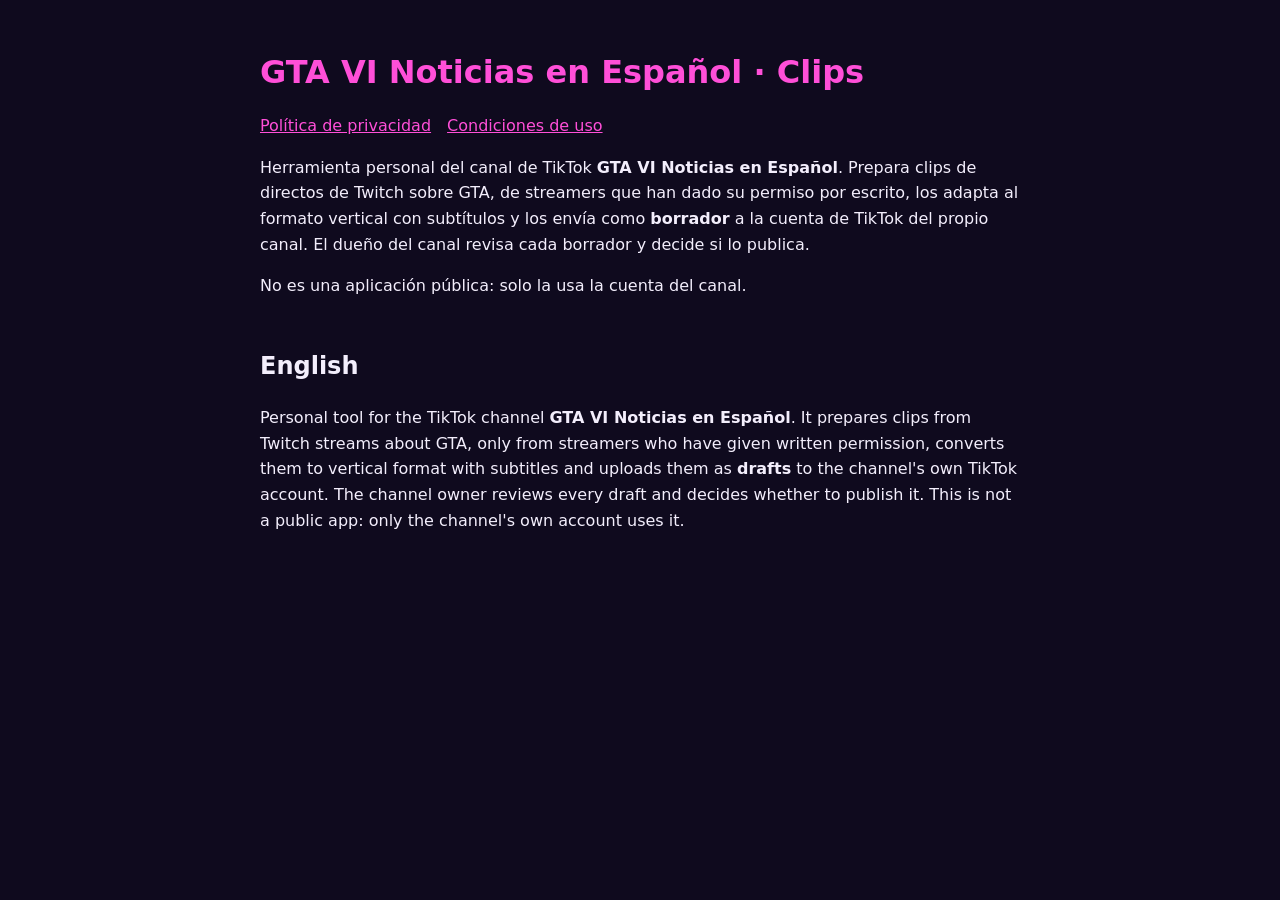
<file: index.html>
<!doctype html>
<html lang="es">
<head>
<meta charset="utf-8">
<meta name="viewport" content="width=device-width, initial-scale=1">
<title>GTA VI Noticias en Español · Clips</title>
<link rel="stylesheet" href="estilo.css">
</head>
<body><main>
<h1>GTA VI Noticias en Español · Clips</h1>
<nav><a href="privacidad.html">Política de privacidad</a><a href="condiciones.html">Condiciones de uso</a></nav>
<p>Herramienta personal del canal de TikTok <strong>GTA VI Noticias en Español</strong>. Prepara clips de directos de Twitch sobre GTA, de streamers que han dado su permiso por escrito, los adapta al formato vertical con subtítulos y los envía como <strong>borrador</strong> a la cuenta de TikTok del propio canal. El dueño del canal revisa cada borrador y decide si lo publica.</p>
<p>No es una aplicación pública: solo la usa la cuenta del canal.</p>
<h2>English</h2>
<p>Personal tool for the TikTok channel <strong>GTA VI Noticias en Español</strong>. It prepares clips from Twitch streams about GTA, only from streamers who have given written permission, converts them to vertical format with subtitles and uploads them as <strong>drafts</strong> to the channel's own TikTok account. The channel owner reviews every draft and decides whether to publish it. This is not a public app: only the channel's own account uses it.</p>
</main></body>
</html>
</file>
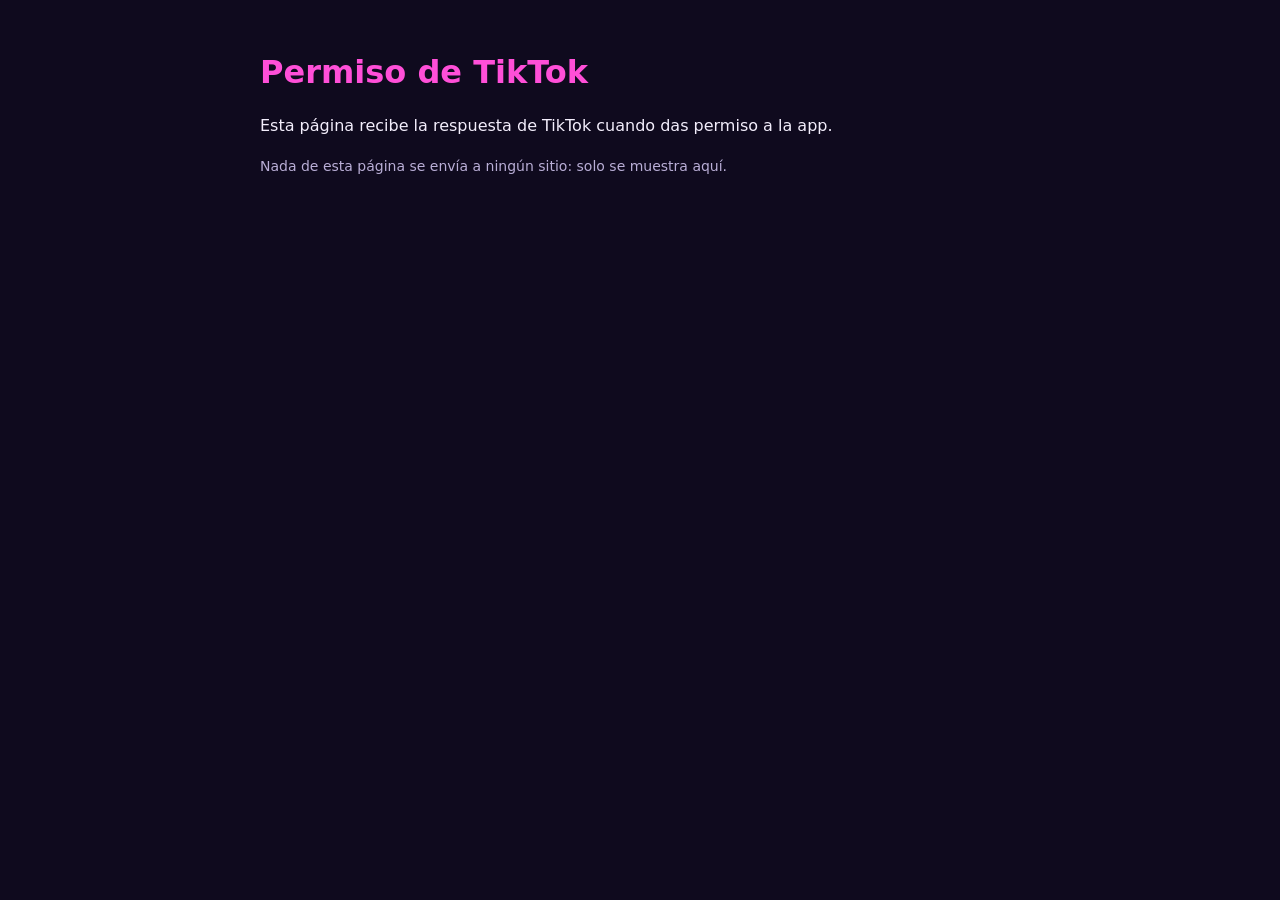
<file: callback.html>
<!doctype html>
<html lang="es">
<head>
<meta charset="utf-8">
<meta name="viewport" content="width=device-width, initial-scale=1">
<title>Permiso de TikTok</title>
<link rel="stylesheet" href="estilo.css">
</head>
<body><main>
<h1>Permiso de TikTok</h1>
<p id="mensaje">Esta página recibe la respuesta de TikTok cuando das permiso a la app.</p>
<p class="nota">Nada de esta página se envía a ningún sitio: solo se muestra aquí.</p>
<script>
  // TikTok vuelve a esta página con ?code=... en la dirección. Lo mostramos para copiarlo.
  var datos = new URLSearchParams(window.location.search);
  var mensaje = document.getElementById("mensaje");
  if (datos.get("code")) {
    mensaje.innerHTML = "Permiso concedido. Copia este código y pégalo donde te indique Claude (caduca en unos minutos):<br><br><code></code>";
    mensaje.querySelector("code").textContent = datos.get("code");
  } else if (datos.get("error")) {
    mensaje.textContent = "TikTok ha devuelto un error: " + datos.get("error") + " " + (datos.get("error_description") || "");
  }
</script>
</main></body>
</html>
</file>
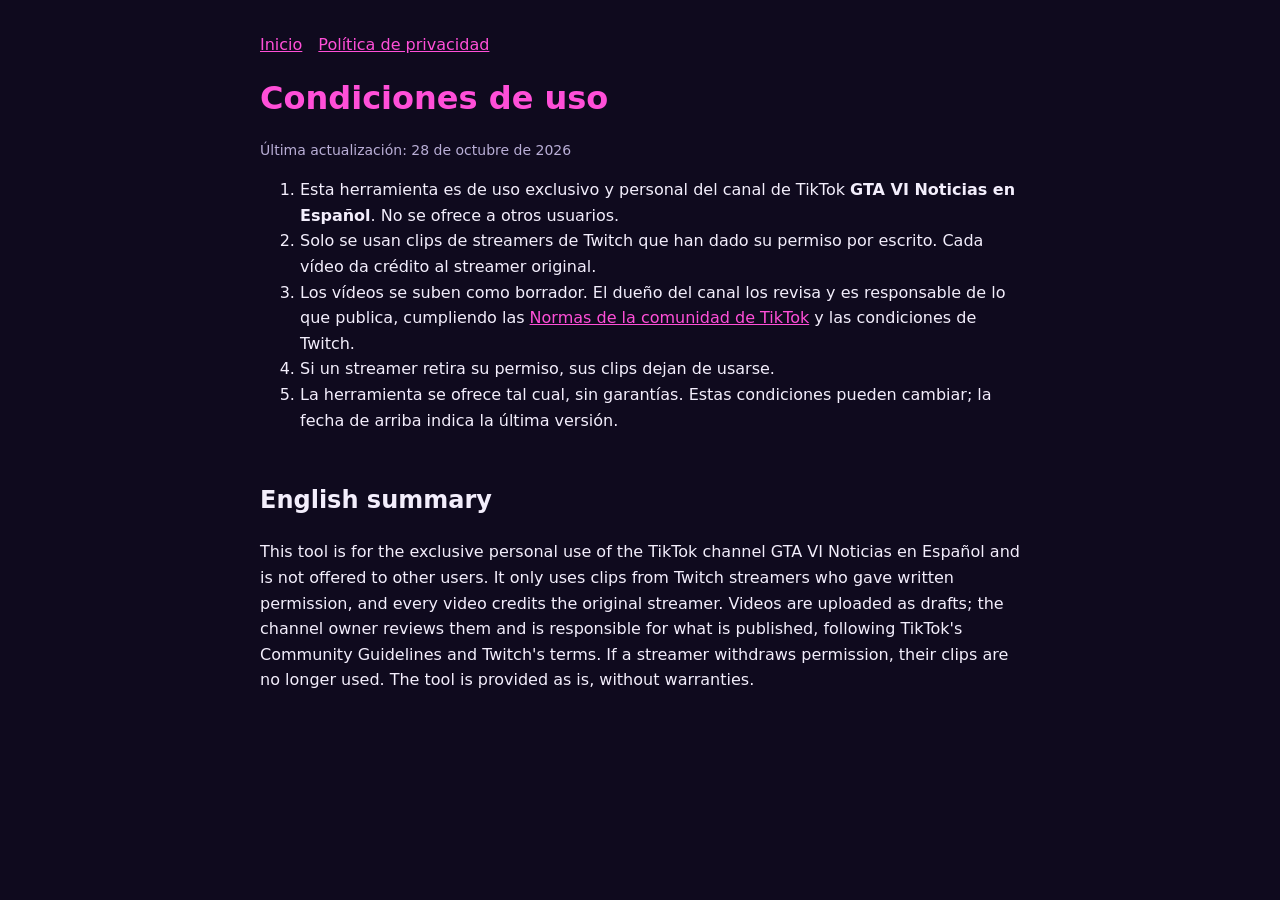
<file: condiciones.html>
<!doctype html>
<html lang="es">
<head>
<meta charset="utf-8">
<meta name="viewport" content="width=device-width, initial-scale=1">
<title>Condiciones de uso</title>
<link rel="stylesheet" href="estilo.css">
</head>
<body><main>
<nav><a href="index.html">Inicio</a><a href="privacidad.html">Política de privacidad</a></nav>
<h1>Condiciones de uso</h1>
<p class="nota">Última actualización: 28 de octubre de 2026</p>
<ol>
<li>Esta herramienta es de uso exclusivo y personal del canal de TikTok <strong>GTA VI Noticias en Español</strong>. No se ofrece a otros usuarios.</li>
<li>Solo se usan clips de streamers de Twitch que han dado su permiso por escrito. Cada vídeo da crédito al streamer original.</li>
<li>Los vídeos se suben como borrador. El dueño del canal los revisa y es responsable de lo que publica, cumpliendo las <a href="https://www.tiktok.com/community-guidelines">Normas de la comunidad de TikTok</a> y las condiciones de Twitch.</li>
<li>Si un streamer retira su permiso, sus clips dejan de usarse.</li>
<li>La herramienta se ofrece tal cual, sin garantías. Estas condiciones pueden cambiar; la fecha de arriba indica la última versión.</li>
</ol>
<h2>English summary</h2>
<p>This tool is for the exclusive personal use of the TikTok channel GTA VI Noticias en Español and is not offered to other users. It only uses clips from Twitch streamers who gave written permission, and every video credits the original streamer. Videos are uploaded as drafts; the channel owner reviews them and is responsible for what is published, following TikTok's Community Guidelines and Twitch's terms. If a streamer withdraws permission, their clips are no longer used. The tool is provided as is, without warranties.</p>
</main></body>
</html>
</file>
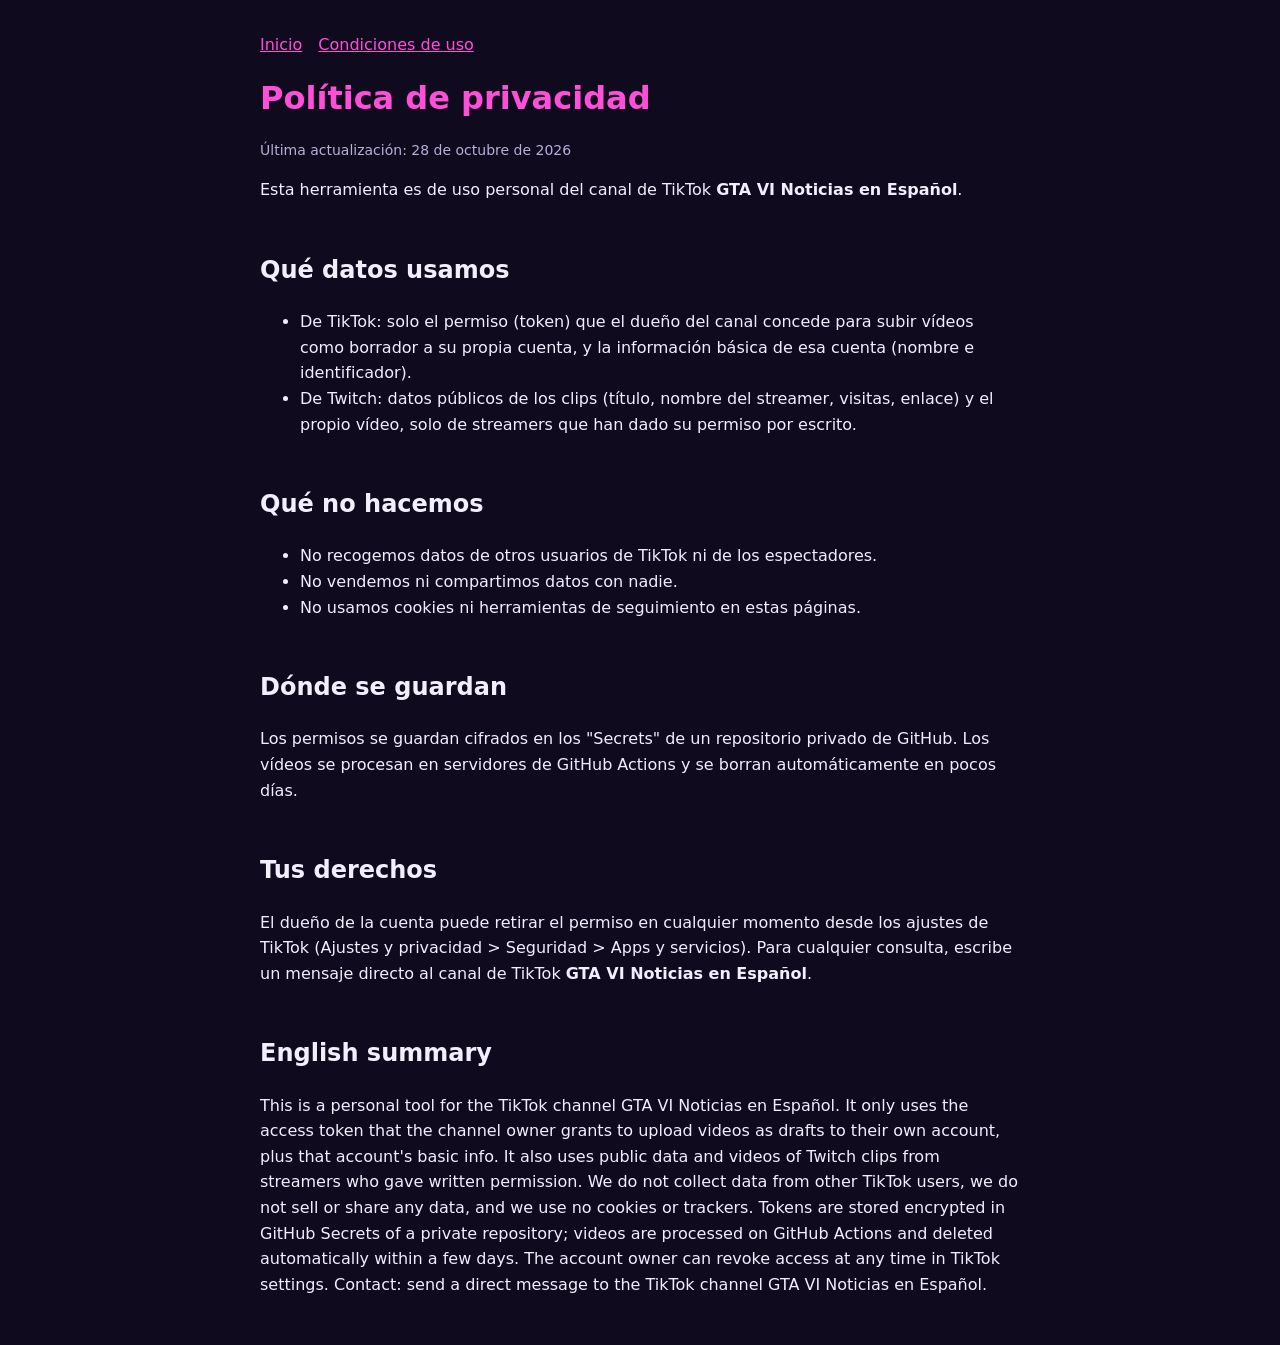
<file: privacidad.html>
<!doctype html>
<html lang="es">
<head>
<meta charset="utf-8">
<meta name="viewport" content="width=device-width, initial-scale=1">
<title>Política de privacidad</title>
<link rel="stylesheet" href="estilo.css">
</head>
<body><main>
<nav><a href="index.html">Inicio</a><a href="condiciones.html">Condiciones de uso</a></nav>
<h1>Política de privacidad</h1>
<p class="nota">Última actualización: 28 de octubre de 2026</p>
<p>Esta herramienta es de uso personal del canal de TikTok <strong>GTA VI Noticias en Español</strong>.</p>
<h2>Qué datos usamos</h2>
<ul>
<li>De TikTok: solo el permiso (token) que el dueño del canal concede para subir vídeos como borrador a su propia cuenta, y la información básica de esa cuenta (nombre e identificador).</li>
<li>De Twitch: datos públicos de los clips (título, nombre del streamer, visitas, enlace) y el propio vídeo, solo de streamers que han dado su permiso por escrito.</li>
</ul>
<h2>Qué no hacemos</h2>
<ul>
<li>No recogemos datos de otros usuarios de TikTok ni de los espectadores.</li>
<li>No vendemos ni compartimos datos con nadie.</li>
<li>No usamos cookies ni herramientas de seguimiento en estas páginas.</li>
</ul>
<h2>Dónde se guardan</h2>
<p>Los permisos se guardan cifrados en los "Secrets" de un repositorio privado de GitHub. Los vídeos se procesan en servidores de GitHub Actions y se borran automáticamente en pocos días.</p>
<h2>Tus derechos</h2>
<p>El dueño de la cuenta puede retirar el permiso en cualquier momento desde los ajustes de TikTok (Ajustes y privacidad &gt; Seguridad &gt; Apps y servicios). Para cualquier consulta, escribe un mensaje directo al canal de TikTok <strong>GTA VI Noticias en Español</strong>.</p>

<h2>English summary</h2>
<p>This is a personal tool for the TikTok channel GTA VI Noticias en Español. It only uses the access token that the channel owner grants to upload videos as drafts to their own account, plus that account's basic info. It also uses public data and videos of Twitch clips from streamers who gave written permission. We do not collect data from other TikTok users, we do not sell or share any data, and we use no cookies or trackers. Tokens are stored encrypted in GitHub Secrets of a private repository; videos are processed on GitHub Actions and deleted automatically within a few days. The account owner can revoke access at any time in TikTok settings. Contact: send a direct message to the TikTok channel GTA VI Noticias en Español.</p>
</main></body>
</html>
</file>
<file: estilo.css>
:root{--fondo:#0f0a1e;--texto:#f3eefc;--suave:#b9aed6;--acento:#ff4fd8}
body{margin:0;background:var(--fondo);color:var(--texto);font:16px/1.6 system-ui,-apple-system,"Segoe UI",sans-serif}
main{max-width:760px;margin:0 auto;padding:32px 16px}
h1{color:var(--acento);line-height:1.2}
h2{margin-top:2em}
a{color:var(--acento)}
p,li{color:var(--texto)}
.nota{color:var(--suave);font-size:14px}
nav a{margin-right:16px}
code{background:#241a40;padding:2px 6px;border-radius:4px;word-break:break-all}
</file>
